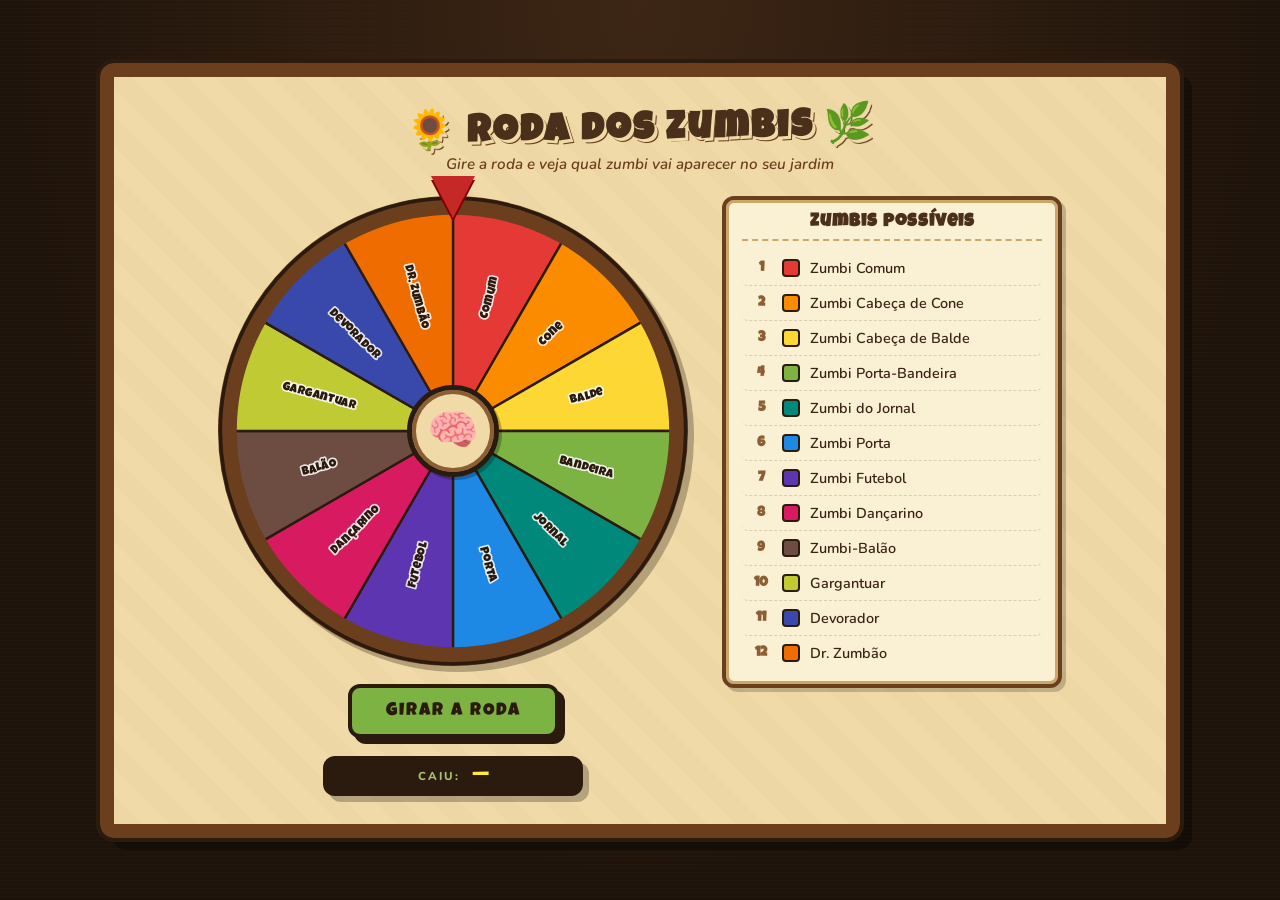
<file: pvzroleta.html>
<!DOCTYPE html>
<html lang="pt-BR">
<head>
<meta charset="UTF-8">
<meta name="viewport" content="width=device-width, initial-scale=1.0">
<title>Roda dos Zumbis · PvZ</title>
<link rel="preconnect" href="https://fonts.googleapis.com">
<link rel="preconnect" href="https://fonts.gstatic.com" crossorigin>
<link href="https://fonts.googleapis.com/css2?family=Luckiest+Guy&family=Nunito:wght@600;800&display=swap" rel="stylesheet">
<style>
  * { margin: 0; padding: 0; box-sizing: border-box; }

  html, body {
    font-family: 'Nunito', sans-serif;
    color: #2b1a0e;
  }

  body {
    background: #1e130a;
    background-image:
      radial-gradient(ellipse at top, #3d2615 0%, transparent 70%),
      repeating-linear-gradient(0deg, transparent 0 3px, rgba(255,255,255,0.015) 3px 4px);
    min-height: 100vh;
    padding: 24px;
    display: flex;
    align-items: center;
    justify-content: center;
  }

  /* Moldura de madeira com papel dentro */
  .frame {
    background: #f0dba8;
    background-image:
      repeating-linear-gradient(45deg, rgba(139,94,52,0.03) 0 20px, transparent 20px 40px);
    border: 14px solid #6b3e1e;
    outline: 4px solid #2b1a0e;
    border-radius: 14px;
    padding: 26px 28px 28px;
    box-shadow: 12px 12px 0 rgba(0,0,0,0.35);
    max-width: 1080px;
    width: 100%;
  }

  h1 {
    font-family: 'Luckiest Guy', cursive;
    font-size: 2.4rem;
    text-align: center;
    color: #4a2f1a;
    text-shadow: 3px 3px 0 #f0dba8, 4px 4px 0 #6b3e1e;
    letter-spacing: 3px;
    margin-bottom: 4px;
    transform: rotate(-1deg);
  }

  .sub {
    text-align: center;
    color: #6b3e1e;
    font-size: 0.95rem;
    font-weight: 600;
    font-style: italic;
    margin-bottom: 22px;
  }

  main {
    display: flex;
    gap: 34px;
    align-items: flex-start;
    justify-content: center;
    flex-wrap: wrap;
  }

  /* ---- Coluna da roda ---- */
  .wheel-col {
    display: flex;
    flex-direction: column;
    align-items: center;
    gap: 18px;
  }

  .wheel-wrap {
    position: relative;
    width: 470px;
    height: 470px;
    max-width: 82vw;
    max-height: 82vw;
  }

  .wheel {
    width: 100%;
    height: 100%;
    display: block;
    transition: transform 6s cubic-bezier(0.17, 0.67, 0.2, 1);
    filter: drop-shadow(6px 6px 0 rgba(43,26,14,0.3));
  }

  .hub {
    position: absolute;
    top: 50%; left: 50%;
    transform: translate(-50%, -50%);
    width: 92px; height: 92px;
    border-radius: 50%;
    background: #f0dba8;
    border: 5px solid #2b1a0e;
    box-shadow: inset 0 0 0 4px #8b5e34, 3px 3px 0 rgba(0,0,0,0.25);
    display: flex;
    align-items: center;
    justify-content: center;
    font-size: 2.6rem;
    z-index: 3;
  }

  /* Ponteiro em cima */
  .pointer {
    position: absolute;
    top: -20px;
    left: 50%;
    transform: translateX(-50%);
    width: 0; height: 0;
    border-left: 22px solid transparent;
    border-right: 22px solid transparent;
    border-top: 42px solid #c62828;
    filter: drop-shadow(0 4px 0 #7f0000);
    z-index: 4;
  }

  button {
    font-family: 'Luckiest Guy', cursive;
    font-size: 1.15rem;
    letter-spacing: 2px;
    padding: 14px 34px;
    border: 4px solid #2b1a0e;
    border-radius: 12px;
    background: #7cb342;
    color: #2b1a0e;
    cursor: pointer;
    box-shadow: 6px 6px 0 #2b1a0e;
    transition: transform 0.08s, box-shadow 0.08s, background 0.15s;
    text-transform: uppercase;
  }
  button:hover:not(:disabled) { background: #8bc34a; }
  button:active:not(:disabled) {
    transform: translate(4px, 4px);
    box-shadow: 2px 2px 0 #2b1a0e;
  }
  button:disabled {
    opacity: 0.7;
    cursor: not-allowed;
    background: #b0a08c;
  }

  .result {
    display: flex;
    align-items: center;
    gap: 12px;
    background: #2b1a0e;
    border-radius: 12px;
    padding: 10px 22px;
    min-width: 260px;
    justify-content: center;
    box-shadow: 6px 6px 0 rgba(0,0,0,0.25);
  }
  .r-label {
    font-size: 0.72rem;
    letter-spacing: 2px;
    color: #a5c46c;
    font-weight: 800;
  }
  .r-value {
    font-family: 'Luckiest Guy', cursive;
    font-size: 1.25rem;
    color: #ffeb3b;
  }

  /* ---- Coluna da tabela ---- */
  .table-col {
    flex: 1 1 280px;
    max-width: 340px;
    min-width: 260px;
    background: #faf0d4;
    border: 4px solid #6b3e1e;
    border-radius: 12px;
    padding: 14px 16px;
    box-shadow: inset 0 0 0 3px #c9a86a, 4px 4px 0 rgba(0,0,0,0.2);
  }

  .table-col h2 {
    font-family: 'Luckiest Guy', cursive;
    font-size: 1.1rem;
    color: #4a2f1a;
    text-align: center;
    margin-bottom: 10px;
    letter-spacing: 1px;
    border-bottom: 2px dashed #c9a86a;
    padding-bottom: 8px;
  }

  .zombie-list {
    list-style: none;
    max-height: 430px;
    overflow-y: auto;
  }
  .zombie-list::-webkit-scrollbar { width: 8px; }
  .zombie-list::-webkit-scrollbar-track { background: #ecdcb3; border-radius: 8px; }
  .zombie-list::-webkit-scrollbar-thumb { background: #8b5e34; border-radius: 8px; }

  .zombie-list li {
    display: flex;
    align-items: center;
    gap: 10px;
    padding: 7px 8px;
    border-bottom: 1px dashed rgba(107, 62, 30, 0.2);
    font-weight: 600;
    font-size: 0.9rem;
    color: #3a2415;
    border-radius: 6px;
    transition: background 0.15s, transform 0.15s;
  }
  .zombie-list li:last-child { border-bottom: none; }
  .zombie-list li.highlight {
    background: #ffe082;
    color: #2b1a0e;
    font-weight: 800;
    transform: scale(1.03);
    box-shadow: 2px 2px 0 #2b1a0e;
  }
  .swatch {
    width: 18px; height: 18px;
    border: 2px solid #2b1a0e;
    border-radius: 4px;
    flex-shrink: 0;
  }
  .num {
    font-family: 'Luckiest Guy', cursive;
    font-size: 0.85rem;
    color: #8b5e34;
    min-width: 22px;
    text-align: center;
  }

  @media (max-width: 820px) {
    h1 { font-size: 1.7rem; }
    .frame { padding: 18px; border-width: 10px; }
    .wheel-wrap { width: 380px; height: 380px; }
    .hub { width: 72px; height: 72px; font-size: 2rem; }
    .pointer {
      border-left-width: 16px;
      border-right-width: 16px;
      border-top-width: 32px;
      top: -14px;
    }
  }
</style>
</head>
<body>

<div class="frame">
  <h1>🌻 Roda dos Zumbis 🌿</h1>
  <p class="sub">Gire a roda e veja qual zumbi vai aparecer no seu jardim</p>

  <main>
    <section class="wheel-col">
      <div class="wheel-wrap">
        <div class="pointer"></div>
        <svg class="wheel" id="wheel" viewBox="-100 -100 200 200"></svg>
        <div class="hub">🧠</div>
      </div>

      <button id="spinBtn">Girar a Roda</button>

      <div class="result">
        <span class="r-label">CAIU:</span>
        <span class="r-value" id="resultValue">—</span>
      </div>
    </section>

    <aside class="table-col">
      <h2>Zumbis possíveis</h2>
      <ul class="zombie-list" id="zombieList"></ul>
    </aside>
  </main>
</div>

<script>
  // ============================================================
  // LISTA DE ZUMBIS (12 — cabe bem na roda, nome curto + completo)
  // ============================================================
  const ZOMBIES = [
    { short: 'Comum',     full: 'Zumbi Comum' },
    { short: 'Cone',      full: 'Zumbi Cabeça de Cone' },
    { short: 'Balde',     full: 'Zumbi Cabeça de Balde' },
    { short: 'Bandeira',  full: 'Zumbi Porta-Bandeira' },
    { short: 'Jornal',    full: 'Zumbi do Jornal' },
    { short: 'Porta',     full: 'Zumbi Porta' },
    { short: 'Futebol',   full: 'Zumbi Futebol' },
    { short: 'Dançarino', full: 'Zumbi Dançarino' },
    { short: 'Balão',     full: 'Zumbi-Balão' },
    { short: 'Gargantuar',full: 'Gargantuar' },
    { short: 'Devorador', full: 'Devorador' },
    { short: 'Dr. Zumbão',full: 'Dr. Zumbão' }
  ];

  // Cores sólidas saturadas (estilo cartoon, tipo a roleta de referência)
  const CORES = [
    '#e53935', // vermelho
    '#fb8c00', // laranja
    '#fdd835', // amarelo
    '#7cb342', // verde
    '#00897b', // verde-água
    '#1e88e5', // azul
    '#5e35b1', // roxo
    '#d81b60', // rosa
    '#6d4c41', // marrom
    '#c0ca33', // verde-limão
    '#3949ab', // índigo
    '#ef6c00'  // laranja escuro
  ];

  const N = ZOMBIES.length;
  const SEG = 360 / N;              // ângulo de cada fatia (30° para 12)
  const SVGNS = 'http://www.w3.org/2000/svg';

  const wheelSvg    = document.getElementById('wheel');
  const spinBtn     = document.getElementById('spinBtn');
  const resultValue = document.getElementById('resultValue');
  const zombieList  = document.getElementById('zombieList');

  let rotation = 0;         // rotação acumulada em graus
  let spinning = false;

  // ============================================================
  // DESENHAR A RODA NO SVG
  // ============================================================
  function desenharRoda() {
    const R = 95;

    ZOMBIES.forEach((z, i) => {
      const startAngle = -90 + i * SEG;          // topo = -90°
      const endAngle   = startAngle + SEG;
      const midAngle   = startAngle + SEG / 2;

      const sRad = startAngle * Math.PI / 180;
      const eRad = endAngle   * Math.PI / 180;

      const x1 = Math.cos(sRad) * R, y1 = Math.sin(sRad) * R;
      const x2 = Math.cos(eRad) * R, y2 = Math.sin(eRad) * R;

      // Fatia (path de pizza)
      const path = document.createElementNS(SVGNS, 'path');
      path.setAttribute('d', `M 0 0 L ${x1} ${y1} A ${R} ${R} 0 0 1 ${x2} ${y2} Z`);
      path.setAttribute('fill', CORES[i % CORES.length]);
      path.setAttribute('stroke', '#2b1a0e');
      path.setAttribute('stroke-width', '1');
      path.setAttribute('stroke-linejoin', 'round');
      wheelSvg.appendChild(path);

      // Texto radial (curto)
      const textR = R * 0.62;
      const text = document.createElementNS(SVGNS, 'text');
      text.setAttribute('font-family', 'Luckiest Guy, cursive');
      text.setAttribute('font-size', '5');
      text.setAttribute('fill', '#2b1a0e');
      text.setAttribute('text-anchor', 'middle');
      text.setAttribute('dominant-baseline', 'middle');
      text.setAttribute('style',
        'paint-order: stroke; stroke: rgba(255,255,255,0.85); stroke-width: 1.4; stroke-linejoin: round;');
      text.textContent = z.short;

      // Vira o texto do lado de baixo pra ficar legível
      const flip = midAngle > 90 && midAngle < 270;
      const transform = flip
        ? `rotate(${midAngle + 180}) translate(${-textR}, 0)`
        : `rotate(${midAngle}) translate(${textR}, 0)`;
      text.setAttribute('transform', transform);
      wheelSvg.appendChild(text);
    });

    // Anel externo de madeira
    const anel = document.createElementNS(SVGNS, 'circle');
    anel.setAttribute('cx', '0');
    anel.setAttribute('cy', '0');
    anel.setAttribute('r', '96');
    anel.setAttribute('fill', 'none');
    anel.setAttribute('stroke', '#6b3e1e');
    anel.setAttribute('stroke-width', '8');
    wheelSvg.appendChild(anel);

    // Contorno fino por fora
    const contorno = document.createElementNS(SVGNS, 'circle');
    contorno.setAttribute('cx', '0');
    contorno.setAttribute('cy', '0');
    contorno.setAttribute('r', '99');
    contorno.setAttribute('fill', 'none');
    contorno.setAttribute('stroke', '#2b1a0e');
    contorno.setAttribute('stroke-width', '1.5');
    wheelSvg.appendChild(contorno);
  }

  // ============================================================
  // TABELA LATERAL
  // ============================================================
  function construirTabela() {
    ZOMBIES.forEach((z, i) => {
      const li = document.createElement('li');
      li.dataset.index = i;
      li.innerHTML = `
        <span class="num">${i + 1}</span>
        <span class="swatch" style="background:${CORES[i % CORES.length]}"></span>
        <span>${z.full}</span>
      `;
      zombieList.appendChild(li);
    });
  }

  // ============================================================
  // DESCOBRIR O VENCEDOR PARA UMA DADA ROTAÇÃO
  // Ponteiro fica em cima (-90°) — achamos qual fatia está lá
  // ============================================================
  function acharVencedor(rot) {
    const alvo = ((-90 - rot) % 360 + 360) % 360;
    for (let i = 0; i < N; i++) {
      const s = -90 + i * SEG;
      const sNorm = ((s % 360) + 360) % 360;
      const eNorm = sNorm + SEG;
      if (eNorm > 360) {
        if (alvo >= sNorm || alvo < (eNorm - 360)) return i;
      } else {
        if (alvo >= sNorm && alvo < eNorm) return i;
      }
    }
    return 0;
  }

  // ============================================================
  // GIRAR
  // ============================================================
  function girar() {
    if (spinning) return;
    spinning = true;
    spinBtn.disabled = true;
    spinBtn.textContent = 'Girando...';
    resultValue.textContent = '...';
    document.querySelectorAll('.zombie-list li').forEach(li => li.classList.remove('highlight'));

    // Sorteia o vencedor e calcula a rotação final
    const vencedor = Math.floor(Math.random() * N);
    const centroFatia = -90 + vencedor * SEG + SEG / 2;

    // Rotação-alvo (mod 360): precisamos que centroFatia + rot ≡ -90
    const alvoBase = ((-90 - centroFatia) % 360 + 360) % 360;
    const atualBase = ((rotation % 360) + 360) % 360;
    let delta = alvoBase - atualBase;
    if (delta < 0) delta += 360;

    const voltas = 5 + Math.floor(Math.random() * 3); // 5 a 7 voltas
    rotation += voltas * 360 + delta;

    wheelSvg.style.transform = `rotate(${rotation}deg)`;

    // Aguarda a transição do CSS (6s)
    setTimeout(() => {
      resultValue.textContent = ZOMBIES[vencedor].full;
      const linha = document.querySelector(`.zombie-list li[data-index="${vencedor}"]`);
      if (linha) linha.classList.add('highlight');
      spinning = false;
      spinBtn.disabled = false;
      spinBtn.textContent = 'Girar de novo';
    }, 6150);
  }

  // ============================================================
  // INICIAR
  // ============================================================
  desenharRoda();
  construirTabela();
  spinBtn.addEventListener('click', girar);
  document.addEventListener('keydown', (e) => {
    if ((e.key === ' ' || e.key === 'Enter') && !spinBtn.disabled) {
      e.preventDefault();
      girar();
    }
  });
</script>

</body>
</html>
</file>
